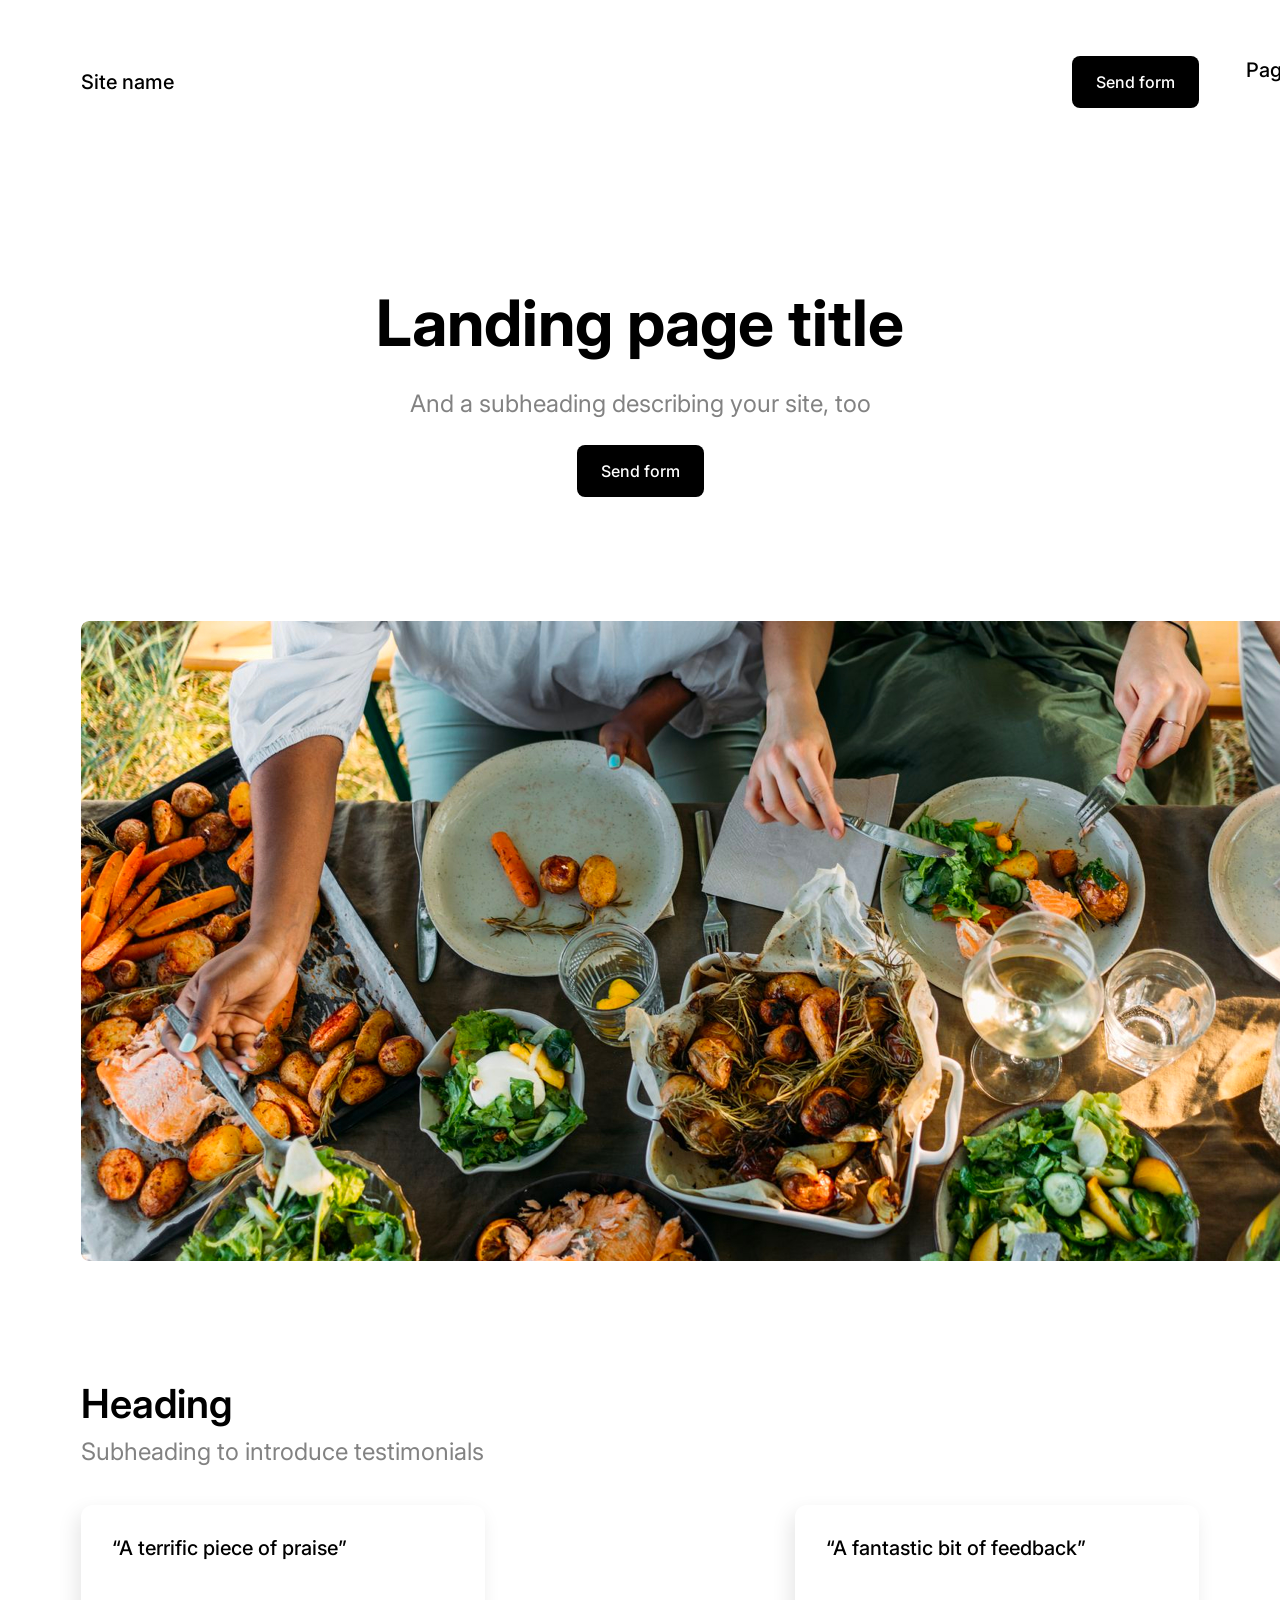
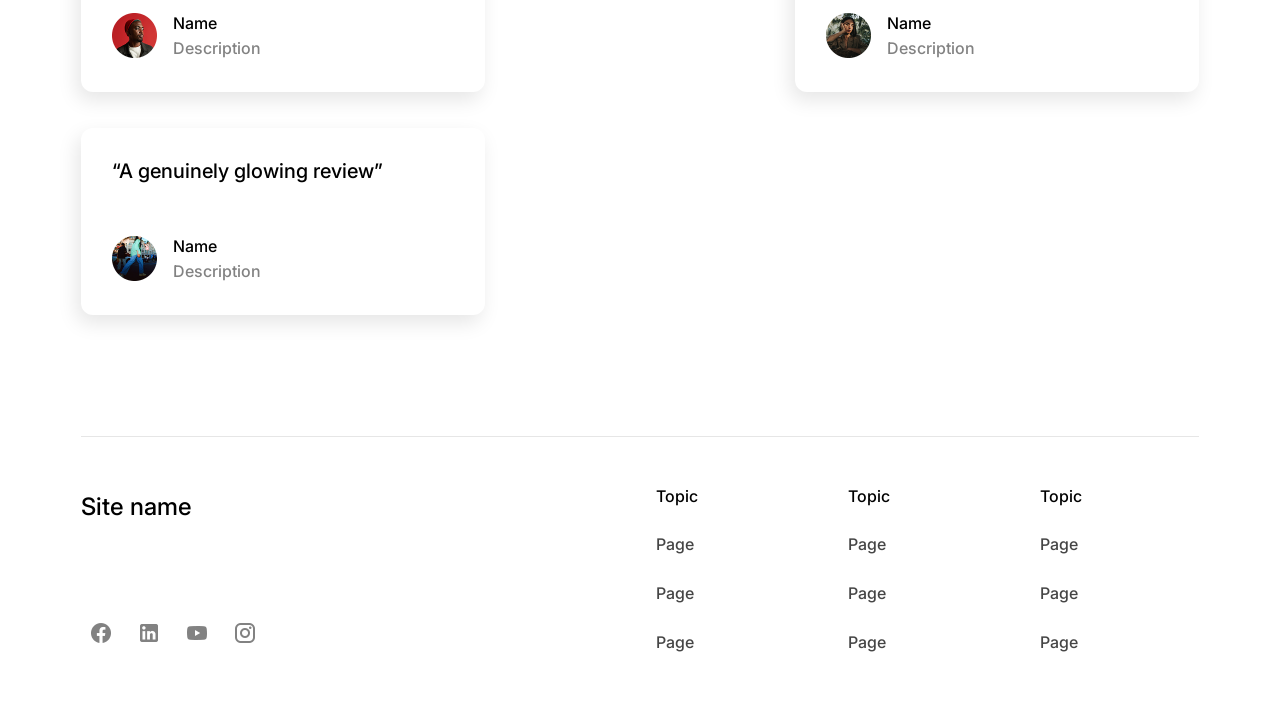
<file: index.html>
<!DOCTYPE html>
<html lang="en">

<head>
    <meta charset="utf-8">

    <meta name="viewport" content="width=device-width, initial-scale=1">

    <title>Test Task Site</title>

    <script src="./js/jquery-4.0.0.min.js"></script>
    <script src="./js/main.js"></script>

    <link rel="stylesheet" href="./css/main.css">
</head>

<body>
    <main id="container">
        <header id="header">
            <div id="top-left">
                <div class="top-logo">
                    <a href="./">
                        Site name
                    </a>
                </div>
            </div>
            
            <div id="top-right">
                <nav id="top-nav-menu" class="nav-menu">
                    <div class="top-logo">
                        <a href="./">
                            Site name
                        </a>
                    </div>

                    <ul class="list-none">
                        <li>
                            <a href="./contact.html">
                                Contact us
                            </a>
                        </li>
                        <li>
                            <a href="./">
                                Page
                            </a>
                        </li>
                        <li>
                            <a href="./">
                                Page
                            </a>
                        </li>
                    </ul>

                    <button class="btn-close"></button>

                    <div class="btn-center">
                        <a href="./contact.html" class=" btn btn-black">
                            Send form
                        </a>
                    </div>
                </nav>

                <a href="./contact.html" class="btn btn-black">
                    Send form
                </a>

                <button class="btn-menu">
                    <img src="./img/More.svg" alt="">
                </button>
            </div>
        </header>
        
        <section id="first-section">
            <h1 class="head-h align1">
                Landing page title
            </h1>

            <h6 class="head-h color1 align1">
                And a subheading describing your site, too
            </h6>

            <div class="btn-center">
                <a href="./contact.html" class="btn btn-black align1">
                    Send form
                </a>
            </div>
        </section>

        <section id="second-section">
            <div class="slider-img">
                <img src="./img/slide.jpg" alt="seo keuword, seo keuword, seo keuword">
                <img src="./img/slide-mob.jpg" alt="seo keuword, seo keuword, seo keuword">
            </div>
        </section>

        <section id="third-section">
            <h2 class="head-h">
                Heading
            </h2>

            <h6 class="head-h color1">
                Subheading to introduce testimonials
            </h6>

            <div id="reviews">
                <div class="one-review">
                    <strong>
                        “A terrific piece of praise”
                    </strong>

                    <div class="user-blk">
                        <a href="./" class="user-img">
                            <img src="./img/Avatar1.png" alt="seo word, seo word, seo word">
                        </a>

                        <div class="explain-blk">
                            <a class="user-name" href="./">
                                Name
                            </a>
                            <span class="user-note color1">
                                Description
                            </span>
                        </div>
                    </div>
                </div><!--one-review-->

                <div class="one-review">
                    <strong>
                        “A fantastic bit of feedback”
                    </strong>

                    <div class="user-blk">
                        <a href="./" class="user-img">
                            <img src="./img/Avatar2.png" alt="seo word, seo word, seo word">
                        </a>

                        <div class="explain-blk">
                            <a class="user-name" href="./">
                                Name
                            </a>
                            <span class="user-note color1">
                                Description
                            </span>
                        </div>
                    </div>
                </div><!--one-review-->

                <div class="one-review">
                    <strong>
                        “A genuinely glowing review”
                    </strong>

                    <div class="user-blk">
                        <a href="./" class="user-img">
                            <img src="./img/Avatar3.png" alt="seo word, seo word, seo word">
                        </a>

                        <div class="explain-blk">
                            <a class="user-name" href="./">
                                Name
                            </a>
                            <span class="user-note color1">
                                Description
                            </span>
                        </div>
                    </div>
                </div><!--one-review-->
            </div>
        </section>

        <section id="footer-section">
            <footer>
                <div id="ftr-left">
                    <div class="ftr-logo">
                        <a href="./">
                            Site name
                        </a>
                    </div>

                    <div class="ftr-socials">
                        <a href="./">
                            <img src="./img/fb.png" alt="seo word, seo word, seo word">
                        </a>

                        <a href="./">
                            <img src="./img/in.png" alt="seo word, seo word, seo word">
                        </a>

                        <a href="./">
                            <img src="./img/yt.png" alt="seo word, seo word, seo word">
                        </a>

                        <a href="./">
                            <img src="./img/is.png" alt="seo word, seo word, seo word">
                        </a>
                    </div>
                </div>

                <div id="ftr-right">
                    <div class="menu-wrap">
                        <strong>
                            Topic
                        </strong>

                        <nav class="menu-body">
                            <ul class="list-none">
                                <li>
                                    <a class="color1" href="./">Page</a>
                                </li>

                                <li>
                                    <a class="color1" href="./">Page</a>
                                </li>

                                <li>
                                    <a class="color1" href="./">Page</a>
                                </li>
                            </ul>
                        </nav>
                    </div><!--menu-wrap-->

                    <div class="menu-wrap">
                        <strong>
                            Topic
                        </strong>

                        <nav class="menu-body">
                            <ul class="list-none">
                                <li>
                                    <a class="color1" href="./">Page</a>
                                </li>

                                <li>
                                    <a class="color1" href="./">Page</a>
                                </li>

                                <li>
                                    <a class="color1" href="./">Page</a>
                                </li>
                            </ul>
                        </nav>
                    </div><!--menu-wrap-->

                    <div class="menu-wrap">
                        <strong>
                            Topic
                        </strong>

                        <nav class="menu-body">
                            <ul class="list-none">
                                <li>
                                    <a class="color1" href="./">Page</a>
                                </li>

                                <li>
                                    <a class="color1" href="./">Page</a>
                                </li>

                                <li>
                                    <a class="color1" href="./">Page</a>
                                </li>
                            </ul>
                        </nav>
                    </div><!--menu-wrap-->
                </div>
            </footer>
        </section>
    </main>
</body>

</html>
</file>
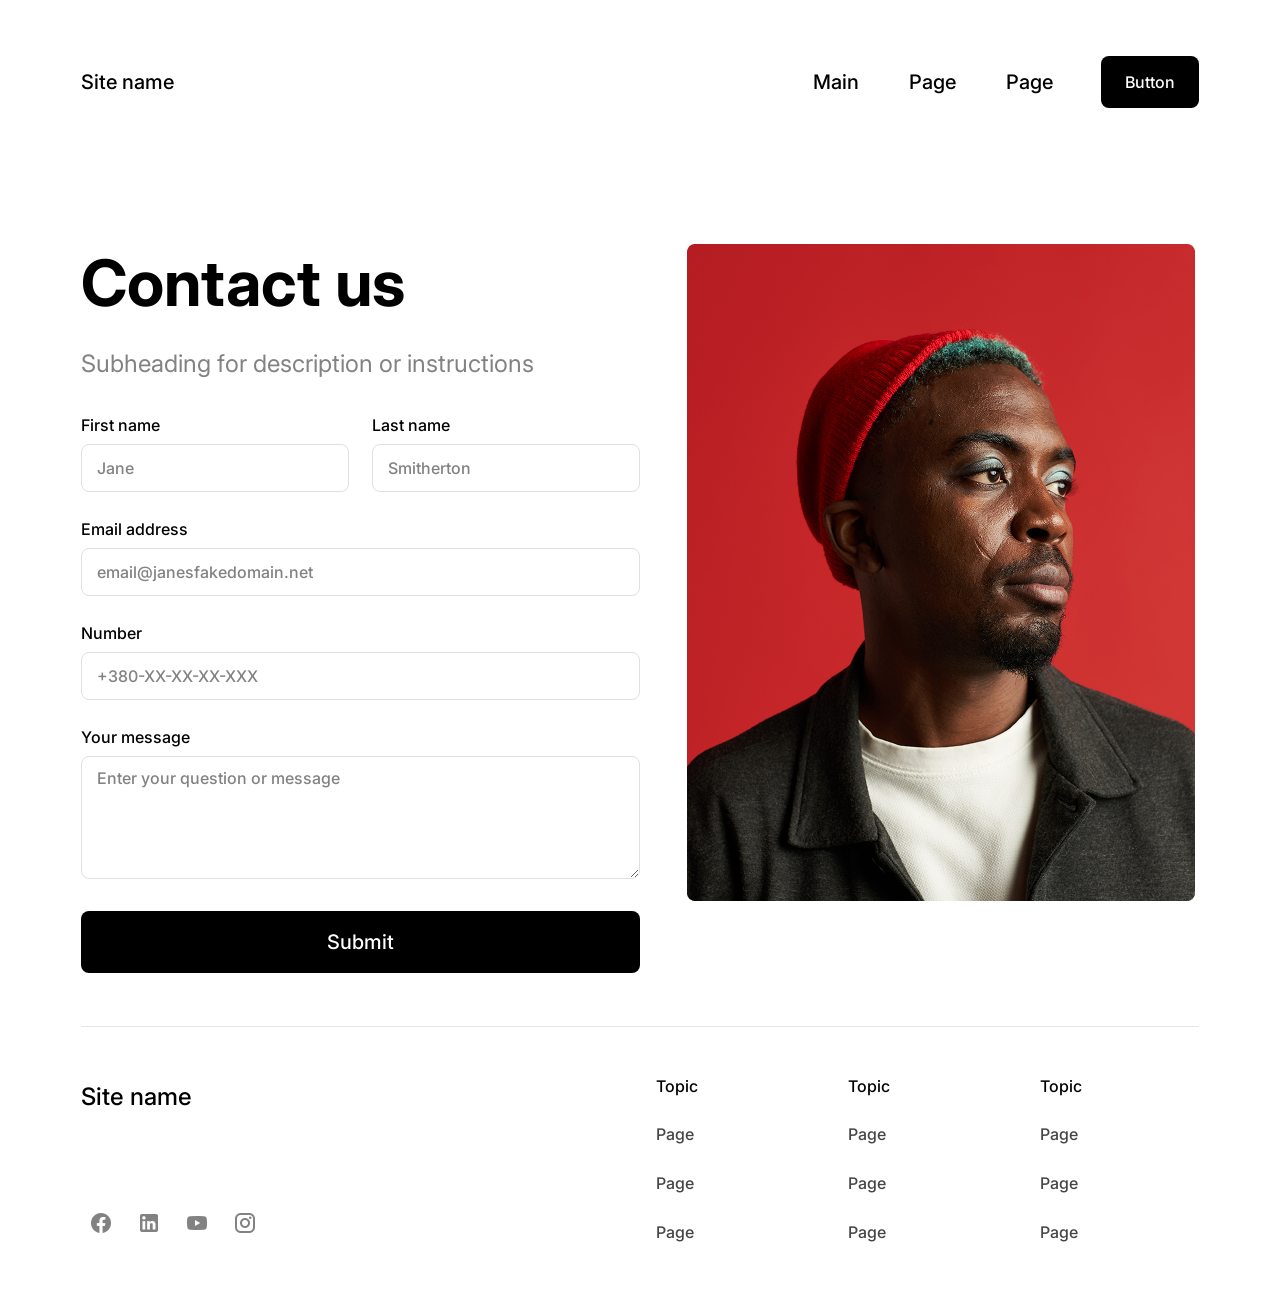
<file: contact.html>
<!DOCTYPE html>
<html lang="en">

<head>
    <meta charset="utf-8">

    <meta name="viewport" content="width=device-width, initial-scale=1">

    <title>Test Task Site</title>

    <script src="./js/jquery-4.0.0.min.js"></script>
    <script src="./js/main.js"></script>

    <link rel="stylesheet" href="./css/main.css">
</head>

<body>
    <main id="container">
        <header id="header">
            <div id="top-left">
                <div class="top-logo">
                    <a href="./">
                        Site name
                    </a>
                </div>
            </div>
            
            <div id="top-right">
                <nav id="top-nav-menu" class="nav-menu">
                    <div class="top-logo">
                        <a href="./">
                            Site name
                        </a>
                    </div>
                    
                    <ul class="list-none">
                        <li>
                            <a href="./">
                                Main
                            </a>
                        </li>
                        <li>
                            <a href="./">
                                Page
                            </a>
                        </li>
                        <li>
                            <a href="./">
                                Page
                            </a>
                        </li>
                    </ul>

                    <button class="btn-close"></button>

                    <div class="btn-center">
                        <a href="./contact.html" class=" btn btn-black">
                            Send form
                        </a>
                    </div>
                </nav>

                <a href="./contact.html" class="btn btn-black">
                    Button
                </a>

                <button class="btn-menu">
                    <img src="./img/More.svg" alt="">
                </button>
            </div>
        </header>
        
        <section id="contact-us">
            <div id="contact-left">
                <div id="cnt-left-inner">
                    <h1 class="head-h">
                        Contact us
                    </h1>

                    <h6 class="head-h color1">
                        Subheading for description or instructions
                    </h6>

                    <form class="base-form" action="./">
                        <div class="input-group">
                            <label>
                                <span class="txt">First name</span>
                                <input type="text" id="name" name="name" placeholder="Jane">
                            </label>
                            
                            <label>
                                <span class="txt">Last name</span>
                                <input type="text" id="lastname" name="lastname" placeholder="Smitherton">
                            </label>
                        </div>

                        <label>
                            <span class="txt">Email address</span>
                            <input type="email" id="email" name="email" placeholder="email@janesfakedomain.net">
                        </label>

                        <label>
                            <span class="txt">Number</span>
                            <input type="tel" id="tel" name="tel" placeholder="+380-ХХ-ХХ-ХХ-ХХХ">
                        </label>

                        <label>
                            <span class="txt">Your message</span>
                            <textarea name="message" id="message" 
                            placeholder="Enter your question or message"></textarea>
                        </label>

                        <input type="submit" id="send" name="send" value="Submit">
                    </form>
                </div>
            </div>

            <div id="contact-right">
                <div class="cnt-img">
                    <img src="./img/Hero.jpg" alt="seo word, seo word, seo word">
                </div>
            </div>
        </section>

        <section id="footer-section">
            <footer>
                <div id="ftr-left">
                    <div class="ftr-logo">
                        <a href="./">
                            Site name
                        </a>
                    </div>

                    <div class="ftr-socials">
                        <a href="./">
                            <img src="./img/fb.png" alt="seo word, seo word, seo word">
                        </a>

                        <a href="./">
                            <img src="./img/in.png" alt="seo word, seo word, seo word">
                        </a>

                        <a href="./">
                            <img src="./img/yt.png" alt="seo word, seo word, seo word">
                        </a>

                        <a href="./">
                            <img src="./img/is.png" alt="seo word, seo word, seo word">
                        </a>
                    </div>
                </div>

                <div id="ftr-right">
                    <div class="menu-wrap">
                        <strong>
                            Topic
                        </strong>

                        <nav class="menu-body">
                            <ul class="list-none">
                                <li>
                                    <a class="color1" href="./">Page</a>
                                </li>

                                <li>
                                    <a class="color1" href="./">Page</a>
                                </li>

                                <li>
                                    <a class="color1" href="./">Page</a>
                                </li>
                            </ul>
                        </nav>
                    </div><!--menu-wrap-->

                    <div class="menu-wrap">
                        <strong>
                            Topic
                        </strong>

                        <nav class="menu-body">
                            <ul class="list-none">
                                <li>
                                    <a class="color1" href="./">Page</a>
                                </li>

                                <li>
                                    <a class="color1" href="./">Page</a>
                                </li>

                                <li>
                                    <a class="color1" href="./">Page</a>
                                </li>
                            </ul>
                        </nav>
                    </div><!--menu-wrap-->

                    <div class="menu-wrap">
                        <strong>
                            Topic
                        </strong>

                        <nav class="menu-body">
                            <ul class="list-none">
                                <li>
                                    <a class="color1" href="./">Page</a>
                                </li>

                                <li>
                                    <a class="color1" href="./">Page</a>
                                </li>

                                <li>
                                    <a class="color1" href="./">Page</a>
                                </li>
                            </ul>
                        </nav>
                    </div><!--menu-wrap-->
                </div>
            </footer>
        </section>
    </main>
</body>

</html>
</file>
<file: css/main.css>
@font-face {
    font-family: 'Inter';
    src: url(../fonts/inter-normal.ttf);
}

@font-face {
    font-family: 'Inter-Italic';
    src: url(../fonts/inter-italic.ttf);
}

html, body{
    margin:0;
    padding:0;
    font-family: 'Inter';
    font-size: 20px;
    font-weight: 500;
    color:#000000;
}

body *{
    font-family: 'Inter';
    font-size: 20px;
    font-weight: 500;
    color:#000000;
    box-sizing: border-box;
}

::placeholder{
    font-size: 16px;
    color:#828282;
    opacity: 1;
}

:-ms-input-placeholder{
    font-size: 16px;
    color:#828282;
    opacity: 1;
}

::-ms-input-placeholder{
    font-size: 16px;
    color:#828282;
    opacity: 1;
}

::-moz-placeholder{
    font-size: 16px;
    color:#828282;
    opacity: 1;
}

:-moz-placeholder{
    font-size: 16px;
    color:#828282;
    opacity: 1;
}

::-webkit-input-placeholder{
    font-size: 16px;
    color:#828282;
    opacity: 1;
}

h1{
    font-weight: 700;
    font-size: 64px;
    letter-spacing: 1%;
    margin:50px 0 40px 0;
}

h2{
    font-size: 40px;
    font-weight: 600;
    margin:50px 0 40px 0;
}

h6{
    font-weight: 400;
    font-size: 24px;
    margin:30px 0 20px 0;
}

.head-h.color1,
span.color1{
    color: #828282;
}

.head-h.align1{
    text-align: center;
}

ul.list-none{
    list-style: none;
    padding:0;
    margin: 0;
}

a{
    text-decoration: none;
    text-shadow: 0 0 0px rgba(52, 152, 219, 0);
    transition: text-shadow 0.4s ease-in-out;
}

a:hover{
    text-shadow: 0 8px 20px rgba(0, 0, 0);
}

a.color1{
    color: #454545;
}

button{
    cursor: pointer;
}

a.btn,
button.btn{
    display: inline-flex;
    justify-content: center;
    align-items: center;
}

#container{
    width:1440px;
    margin:0 auto;
    padding-top:40px;
    /*padding:56px 81px 0 81px;*/
    padding:56px 0 0 0;
}

#header{
    display: flex;
    width: 100%;
    justify-content: space-between;
    align-items: center;
    height: 52px;
    padding:0 81px 0 81px;
}

section{
    padding-left:81px;
    padding-right:81px;
}

#top-left{
    display: flex;
    width: 50%;
    justify-content: start;
    align-items: center;
}

.top-logo a{
    display: block;
}

#top-right{
    display: flex;
    width: 50%;
    justify-content: end;
    align-items: center;
}

#top-nav-menu ul{
    display:flex;
    margin: 0 48px 0 0;
}

#top-nav-menu ul li{
    padding:0;
    margin: 0 0 0 50px;
}

#top-nav-menu ul li a{

}

.btn-center{
    text-align: center;
}

.btn-black{
    height: 52px;
    line-height: 52px;
    border-radius: 8px;
    padding:0 24px 0 24px;
    margin:0;
    font-size: 16px;
    background-color: #000000;
    border:none;
    outline: none;
    color:#ffffff;
    cursor: pointer;
}

.btn-menu,
.btn-close,
#top-nav-menu .top-logo,
#top-right #top-nav-menu .btn-black{
    display: none;
}

/**********************/

#first-section{
    padding-top:126px;
}

#first-section h1{
    margin-bottom:28px;
}

#first-section h6{
    margin-top:0;
    margin-bottom:27px;
    letter-spacing: 3%;
}

button.align1{
    margin:0 auto;
}

/**********************/

#second-section{
    padding-top:124px;
}

.slider-img{
    width: 1280px;
    height: 640px;
}

.slider-img img{
    width: 100%;
    border-radius: 8px;
}

.slider-img img:nth-child(1){
    display: block;
}

.slider-img img:nth-child(2){
    display: none;
}

.slider-img img,
.user-blk .user-img img,
.ftr-socials a img,
#contact-right .cnt-img img{
    object-fit: cover; 
    transition: transform 0.9s ease;
}

.slider-img img:hover,
#contact-right .cnt-img img:hover{
    transform: scale(1.1);
    cursor: pointer;
}

.user-blk .user-img img:hover,
.ftr-socials a img:hover{
    transform: scale(1.5);
}

/**********************/

#third-section{
    padding-top:68px;
    padding-bottom:68px;
}

#third-section h2{
    margin-bottom:9px;
    letter-spacing: 3%;
}

#third-section h6{
    margin-top:0;
    letter-spacing: 2%;
}

#reviews{
    display: flex;
    width: 100%;
    flex-wrap: wrap;
    justify-content: space-between;
    padding:19px 0 0 0;
}

.one-review{
    width: 404px;
    padding:31px 31px 34px 31px;
    margin-bottom:36px;
    border-radius: 12px;
    box-shadow: -4px 8px 20px 0 rgba(0, 0, 0, 0.1);
}

.one-review strong{
    letter-spacing: 1%;
}

.user-blk{
    display: flex;
    width: 100%;
    justify-content: start;
    margin:53px 0 0 0;
}

.user-blk .user-img{
    display: block;
    width: 45px;
    height: 45px;
    margin-right: 16px;
}

.user-blk .user-img img{
    width: 100%;
}

.explain-blk{
    display: flex;
    flex-direction: column;
    justify-content: space-between;
    align-items: start;
}

.explain-blk .user-name{
    font-size: 16px;
}

.explain-blk .user-note{
    font-size: 16px;
}

/**********************/

#contact-us{
    display: flex;
    justify-content: space-between;
    flex-wrap: wrap;
    padding-top:136px;
    padding-bottom:36px;
}

#contact-left{
    display: flex;
    width: 50%;
    justify-content: start;
}

#contact-right{
    display: flex;
    width: 50%;
    justify-content: end;
}

#cnt-left-inner{
    width: 626px;
}

#cnt-left-inner h1{
    margin-top:0;
    margin-bottom:28px;
}

#cnt-left-inner h6{
    margin-top:0;
    margin-bottom: 37px;
    letter-spacing: 2%;
}

.base-form{
    width: 100%;
}

.base-form label{
    display:block;
}

.base-form > label{
    margin-bottom:27px;
}

form .input-group{
    display: flex;
    justify-content: space-between;
    margin-bottom: 27px;
}

form .input-group label{
    width: 48%;
}

form .txt{
    display: block;
    margin-bottom:9px;
    font-size: 16px;
}

input[type="text"],
input[type="email"],
input[type="tel"]{
    width: 100%;
    height: 48px;
    border-radius: 8px;
    border:1px solid #E0E0E0;
    padding:0 15px 0 15px;
    font-size: 16px;
}

textarea{
    width: 100%;
    height: 123px;
    border-radius: 8px;
    border:1px solid #E0E0E0;
    padding:11px 15px 11px 15px;
    font-size: 16px;
}

input[type="submit"]{
    width: 100%;
    height: 62px;
    background-color: #000000;
    color: #ffffff;
    border:none;
    outline: none;
    border-radius: 8px;
    cursor: pointer;
}

#contact-right .cnt-img{
    width: 508px;
    margin-right: 4px;
}

#contact-right .cnt-img img{
    width: 100%;
}

/**********************/

#footer-section{
    
}

footer{
    display:flex;
    width:100%;
    justify-content: space-between;
    border-top:1px solid #E6E6E6;
    margin-top:17px;
    padding:49px 0 59px 0;
}

#ftr-left{
    display:flex;
    width: 50%;
    flex-direction: column;
    justify-content: space-between;
    align-items: start;
}

#ftr-right{
    display:flex;
    width: 50%;
    justify-content: start;
    padding-left: 16px;
}

.ftr-logo{
    margin:6px 0 50px 0;
}

.ftr-logo a{
    display: block;
    font-size: 24px;
    font-weight: 400px;
}

.ftr-socials{
    display: flex;
    height: 40px;
    justify-content: start;
}

.ftr-socials a{
    display: block;
    width: 40px;
    height: 40px;
    margin-right: 8px;
}

.ftr-socials a:last-of-type{
    margin-right: 0;
}

.ftr-socials a img{
    display: block;
    height: 100%;
}

.menu-wrap{
    width: 187px;
    margin-right: 33px;
}

.menu-wrap:last-of-type{
    margin-right: 0;
}

.menu-wrap strong{
    display: block;
    font-size: 16px;
}

.menu-wrap .menu-body{
    
}

.menu-wrap .menu-body ul{
    
}

.menu-wrap .menu-body ul li{
    margin-top: 25px;
}

.menu-wrap .menu-body ul li a{
    font-size: 16px;
}


@media (max-width:1440px) {
    #container{
        width: 100%;
    }
}


@media (max-width:768px) {
    #container{
        overflow: hidden;
    }

    #top-nav-menu{
        display:none;
        width:100%;
        position:fixed;
        top:0; bottom:0; left:-768px; right: initial;
        left: 0;
        z-index:9999;
        padding:70px 81px 70px 81px;
        background-color: #ffffff;
        overflow: auto;
    }

    #top-nav-menu .top-logo{
        display: block;
    }

    #top-nav-menu ul{
        display: block;
        width: 100%;
        margin: 0 0 54px 0;
        padding: 82px 0 0 0;
        text-align: center;
    }

    #top-nav-menu ul li{
        width: 100%;
        margin: 0 0 10px 0;
        padding: 0;
    }

    #top-nav-menu ul li a{
        display: block;
        width: 100%;
        height: 37px;
        line-height: 37px;
        margin: 0;
        padding: 0;
        position: relative;
    }

    #top-nav-menu ul li a::after{
        display: block;
        content: '';
        width:100%;
        height: 1px;
        background-color: #D2D2D2;
        position: absolute;
        top:initial; bottom: -5px; left: -59px; right: initial;
    }

    #top-right #top-nav-menu .btn-black{
        display: inline-flex;
        margin: 0 auto;
        padding-left: 64px;
        padding-right: 64px;
    }

    .btn-menu{
        display: block;
        width: 51px;
        height: 31px;

        /***************************
        must be without this margin manipulation but in figma 
        not accurate centration by top menu elements of website.
        */
        margin:  0 29px 12px 0;
        /***************************/
        /*margin:0; <-- */

        padding: 0;
        background-color: transparent;
        background-color: initial;
        border:none;
        outline: none;
    }

    .btn-menu img{
        width: 100%;
    }

    .btn-close{
        display: block;
        width:68px;
        height: 40px;
        background-image: url(../img/x.svg);
        background-repeat: no-repeat;
        background-size: contain;
        background-position:left;
        border:none;
        outline: none;
        background-color: initial;
        background-color: transparent;
        position:absolute;
        top:57px; bottom:initial; left: initial; right: 80px;
    }

    #top-right .btn-black{
        display: none;
    }

    /**********************/

    #first-section{
        padding-top: 11px;
    }

    #second-section{
        padding-top: 57px;
        padding-left:42px;
        padding-right:42px;
    }

    .slider-img{
        width: 684px;
        height: 640px;
    }

    .slider-img img:nth-child(1){
        display: none;
    }

    .slider-img img:nth-child(2){
        display: block;
    }

    .slider-img img:hover{
        transform: none;
    }

    /**********************/

    #third-section{
        padding-top: 33px;
    }

    #reviews{
        display: block;
        width: 100%;
        padding-top: 35px;
        padding-left: 15px;
        padding-right: 15px;
    }

    .one-review{
        width: 100%;
        margin-bottom:36px;
        padding-bottom: 29px;
    }

    /**********************/

    #contact-us{
        display: flex;
        flex-direction: column-reverse;
        padding-top: 74px;
        padding-bottom: 3px;
    }

    #contact-left{
        width: 100%;
        justify-content: start;
    }

    #contact-right{
        width: 100%;
        justify-content: start;
    }

    #contact-right .cnt-img{
        margin:0 auto;
    }

    #contact-left{
        padding-top:33px;
    }

    #cnt-left-inner h1{
        text-align: center;
        margin-bottom: 34px;
    }

    #cnt-left-inner h6{
        /*By normal must be:*/
        /*text-align: center;*/

        margin-bottom: 41px;

        /*But in figma not center align of this h6:*/
        margin-left: 5px;
    }

    #cnt-left-inner{
        width: 517px;
        margin: 0 auto;
    }

    form .input-group{
        display: block;
    }

    form .input-group label{
        width: 100%;
        margin-bottom: 27px;
    }

    textarea{
        height: 162px;
    }

    input[type="submit"]{
        height: 71px;
        margin-top:-2px;
    }

    input[type="text"], 
    input[type="email"], 
    input[type="tel"],
    textarea,
    input[type="submit"]{
        /*
        Must be 100% width but in figma out block of inputs don`t match 
        with width of self inputs
        ********||**
        ********\/**/
        width: 506px;
        /*Not accurate centration of website blocks in figma*/
    }

    #contact-us + #footer-section{
        /*
        Main page of website don't match with Contact page in figma by horizontal 
        in footer.
        */
        padding-right: 62px;
    }

    /**********************/

    footer{
        border:none;
        margin-top:40px;
    }

    #ftr-right{
        justify-content: end;
    }

    .menu-wrap{
        width: 123px;
        margin-right: 15px;
    }

    .menu-wrap strong{
        text-align: right;
    }

    .menu-wrap .menu-body ul li{
        text-align: right;
    }
}
</file>
